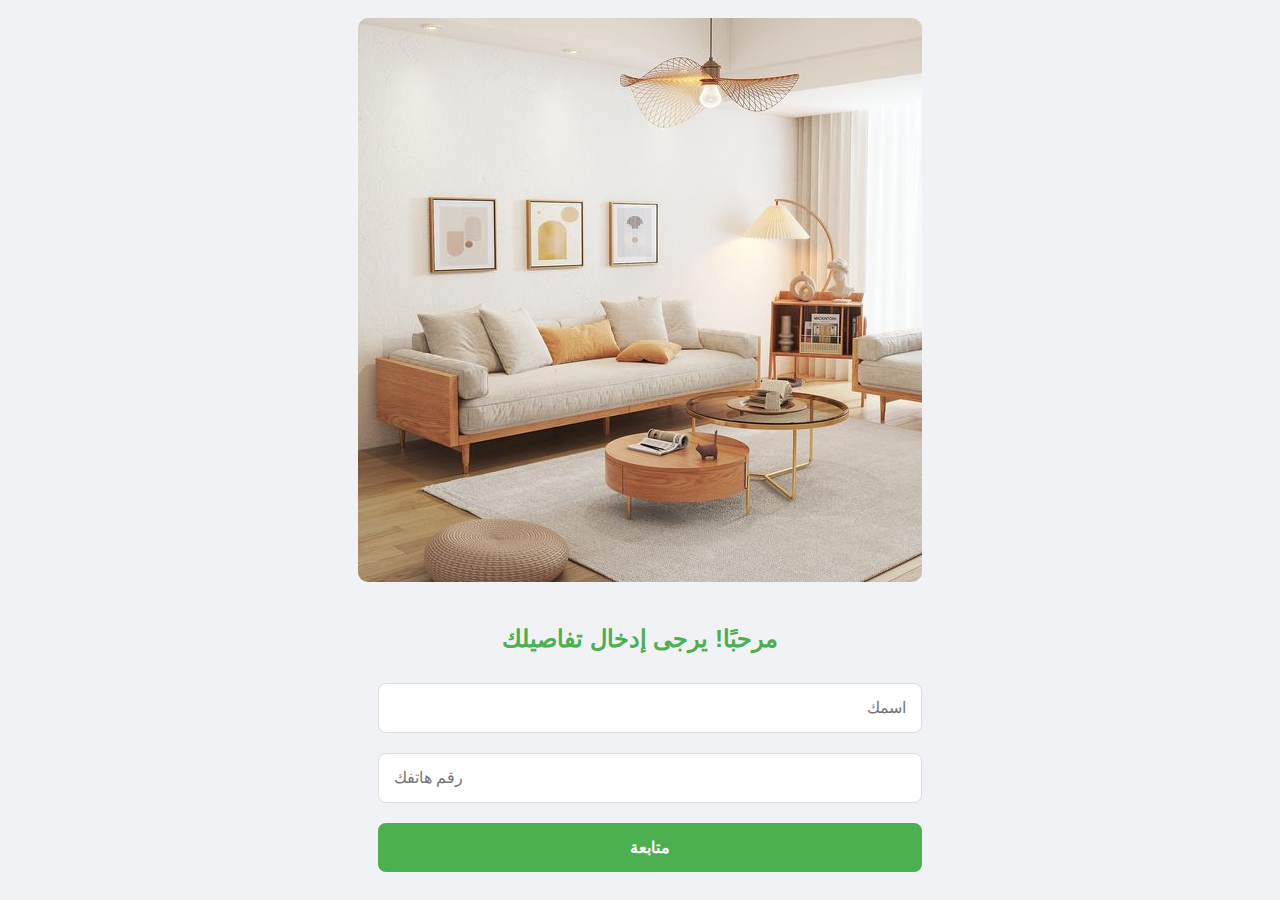
<file: index.html>
<!DOCTYPE html>
<html lang="ar">
<head>
    <meta charset="UTF-8">
    <meta name="viewport" content="width=device-width, initial-scale=1.0">
    <title>استبيان عقارات مكناس</title>
    <link rel="stylesheet" href="styles.css">
</head>
<body>
   
        <div id="step1" class="step active">
            <img src="xo9a.jpg" alt="صورة مكناس 1">
            <h2>مرحبًا! يرجى إدخال تفاصيلك</h2>
            <input type="text" name="name" id="name" placeholder="اسمك" required>
            <input type="tel" name="phone" id="phone" placeholder="رقم هاتفك" required>
            <button type="button" onclick="validateStep1()">متابعة</button>
        </div>
        <div id="step2" class="step">
            <img src="meknes.jpg" alt="صورة مكناس 2">
            <h2>اختر منطقتك المفضلة في مكناس</h2>
            <div class="button-group">
                <button type="button" onclick="selectOption(this, 'البساتين', true)">البساتين</button>
                <button type="button" onclick="selectOption(this, 'برج', true)">برج</button>
                <button type="button" onclick="selectOption(this, 'سيدي بوزكري', true)">سيدي بوزكري</button>
                <button type="button" onclick="selectOption(this, 'الحمرا', true)">الحمرا</button>
                <button type="button" onclick="selectOption(this, 'طريق فاس', true)">طريق فاس</button>
                <button type="button" onclick="selectOption(this, 'ويسلان', true)">ويسلان</button>
                <button type="button" onclick="selectOption(this, 'بلايزونس', true)">بلايزونس</button>
                <button type="button" onclick="selectOption(this, 'كل مكناس', true)">كل مكناس</button>
            </div>
            <input type="hidden" name="regions" id="regions">
            <button type="button" id="continueStep2" style="display: none;" onclick="validateStep2()">متابعة</button>
        </div>
        <div id="step3" class="step">
            <img src="money.jpg" alt="صورة مكناس 3">
            <h2>اختر ميزانيتك</h2>
            <div class="button-group">
                <button type="button" onclick="selectOption(this, '300000', false)">300,000 درهم</button>
                <button type="button" onclick="selectOption(this, '400000', false)">400,000 درهم</button>
                <button type="button" onclick="selectOption(this, '500000', false)">500,000 درهم</button>
                <button type="button" onclick="selectOption(this, '700000', false)">700,000 درهم</button>
                <button type="button" onclick="selectOption(this, '1000000', false)">1,000,000 درهم</button>
            </div>
            <input type="hidden" name="budgets" id="budgets">
            <button type="button" id="continueStep3" style="display: none;" onclick="validateStep3()">متابعة</button>
        </div>
        <div id="step4" class="step">
            <img src="thank_you.jpg" alt="صورة مكناس 4">
            <h2>شكرًا على مدخلاتك!</h2>
            <p>سنتواصل معك قريبًا بمزيد من المعلومات.</p>
        </div>
        <input type="submit" style="display: none;" id="submitForm">
    </form>

    <script src="script.js"></script>
</body>
</html>
</file>
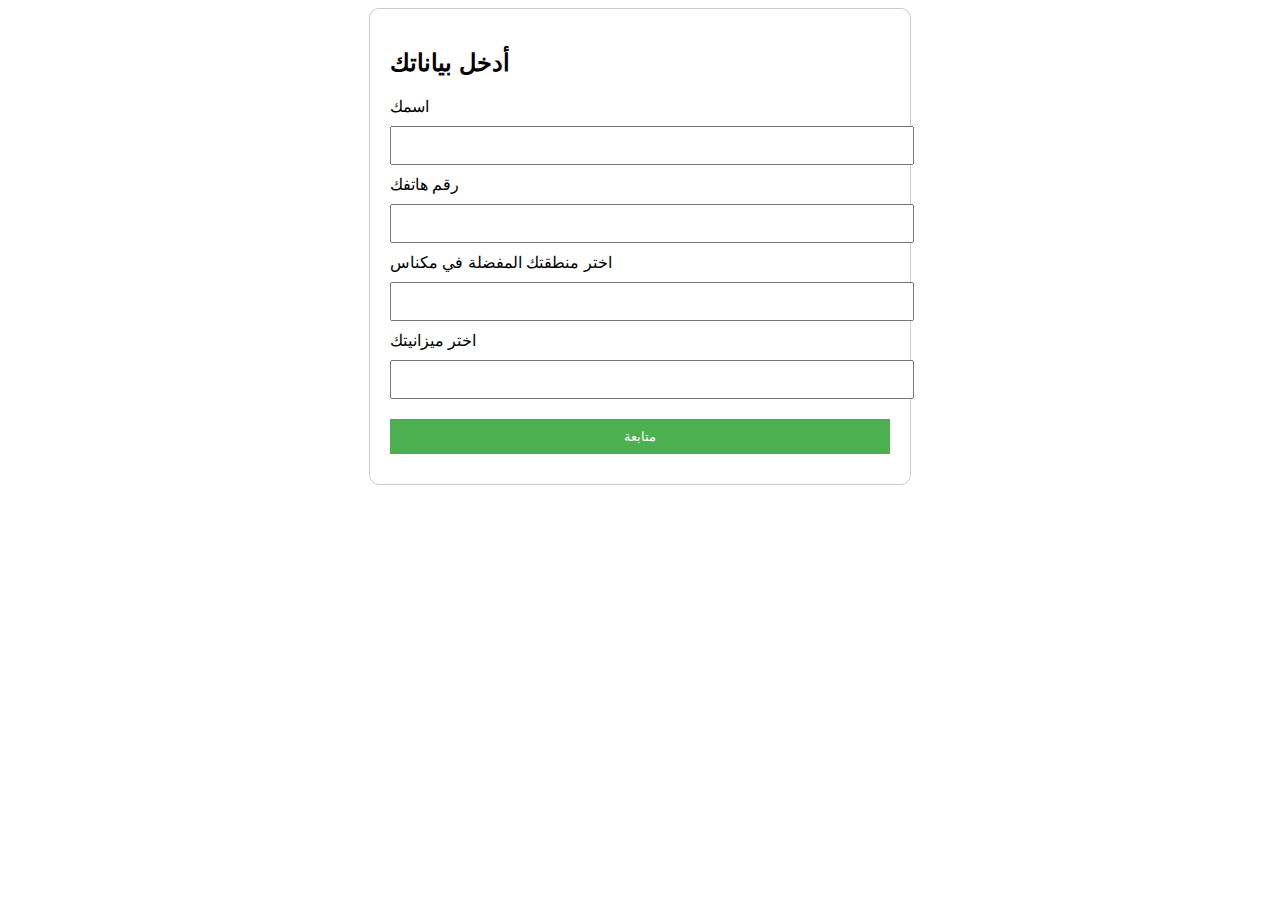
<file: data.html>
<!DOCTYPE html>
<html lang="ar">
<head>
    <meta charset="UTF-8">
    <meta name="viewport" content="width=device-width, initial-scale=1.0">
    <title>Form Submission</title>
    <style>
        body { font-family: Arial, sans-serif; }
        .form-container { max-width: 500px; margin: auto; padding: 20px; border: 1px solid #ccc; border-radius: 10px; }
        .form-container input, .form-container button { width: 100%; padding: 10px; margin: 10px 0; }
        .form-container button { background-color: #4CAF50; color: white; border: none; cursor: pointer; }
    </style>
</head>
<body>
    <div class="form-container">
        <h2>أدخل بياناتك</h2>
        <form id="userForm" action="YOUR_WEB_APP_URL" method="post">
            <label for="name">اسمك</label>
            <input type="text" id="name" name="name" required>

            <label for="phone">رقم هاتفك</label>
            <input type="tel" id="phone" name="phone" required>

            <label for="region">اختر منطقتك المفضلة في مكناس</label>
            <input type="text" id="region" name="region" required>

            <label for="budget">اختر ميزانيتك</label>
            <input type="text" id="budget" name="budget" required>

            <button type="submit">متابعة</button>
        </form>
    </div>
    <script>
        document.getElementById('userForm').addEventListener('submit', function(event) {
            event.preventDefault();
            var form = event.target;
            var formData = new FormData(form);
            fetch(form.action, {
                method: 'POST',
                body: formData,
            }).then(response => {
                if (response.ok) {
                    alert('تم إرسال البيانات بنجاح!');
                } else {
                    alert('حدث خطأ أثناء إرسال البيانات.');
                }
            }).catch(error => {
                console.error('Error:', error);
                alert('حدث خطأ أثناء إرسال البيانات.');
            });
        });
    </script>
</body>
</html>
</file>
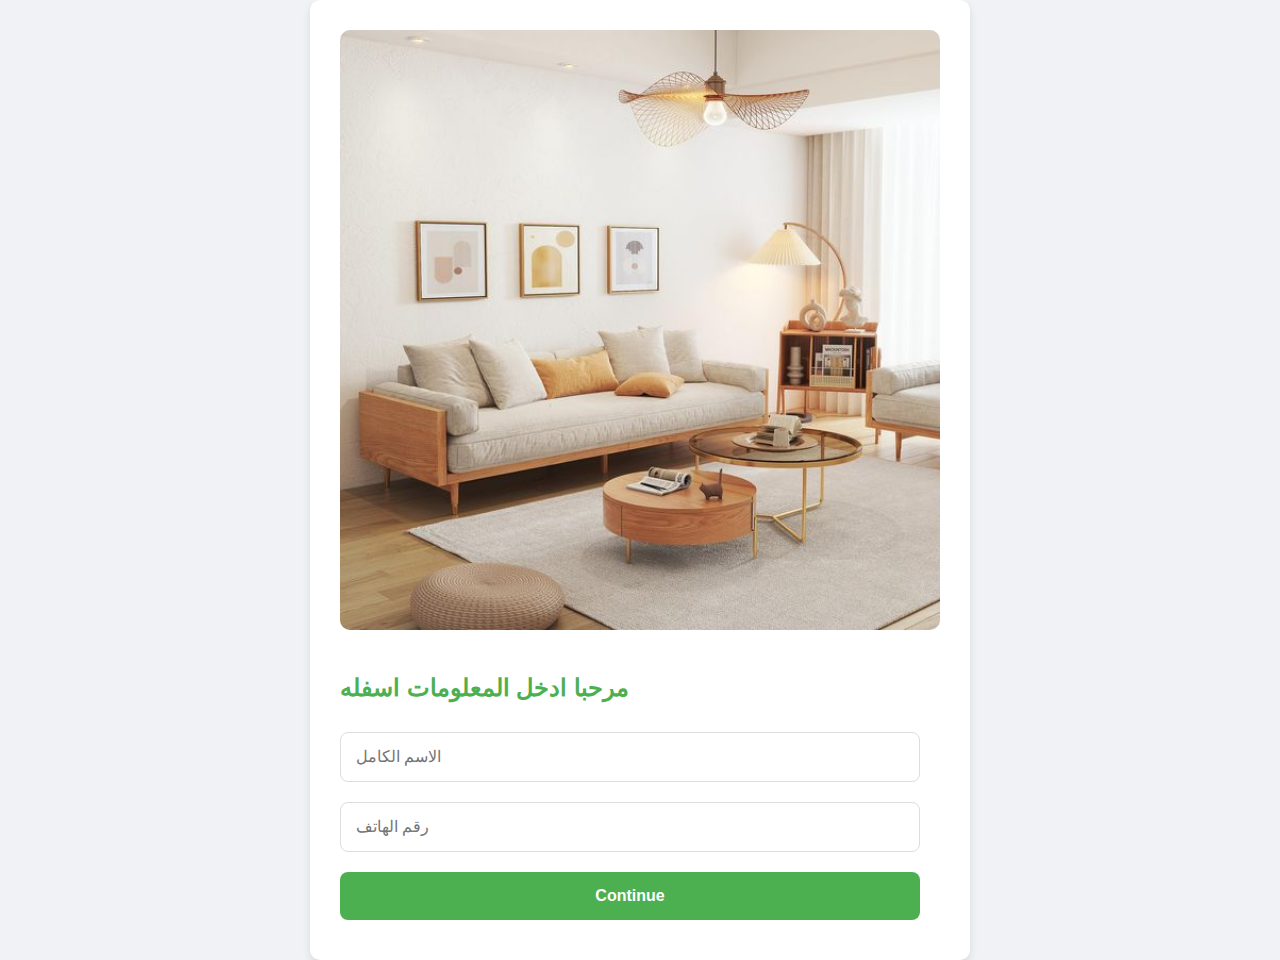
<file: jadid.html>
<!DOCTYPE html>
<html lang="en">
  <head>
    <meta charset="UTF-8" />
    <meta name="viewport" content="width=device-width, initial-scale=1.0" />
    <title>bidaya_immo</title>
    <style>
      body {
        font-family: "Segoe UI", Tahoma, Geneva, Verdana, sans-serif;
        background-color: #f0f2f5;
        color: #333;
        margin: 0;
        padding: 0;
        display: flex;
        align-items: center;
        justify-content: center;
        min-height: 100vh;
      }
      .container {
        max-width: 90%;
        width: 600px;
        background-color: white;
        padding: 30px;
        box-shadow: 0 4px 8px rgba(0, 0, 0, 0.1);
        border-radius: 10px;
      }
      h2 {
        color: #4caf50;
        margin-bottom: 20px;
      }
      input,
      button {
        width: calc(100% - 20px);
        padding: 15px;
        margin: 10px auto;
        border-radius: 8px;
        border: 1px solid #ddd;
        box-sizing: border-box;
        font-size: 16px;
      }
      button {
        background-color: #4caf50;
        color: white;
        border: none;
        cursor: pointer;
        font-weight: bold;
      }
      button:hover {
        background-color: #45a049;
      }
      .button-group {
        display: flex;
        flex-wrap: wrap;
        justify-content: space-between;
        gap: 10px;
      }
      .button-group button {
        flex: 1;
        min-width: calc(50% - 10px);
        margin: 5px 0;
        padding: 15px;
      }
      .step {
        display: none;
      }
      .step.active {
        display: block;
      }
      img {
        width: 100%;
        height: auto;
        border-radius: 10px;
        margin-bottom: 20px;
      }
    </style>
  </head>
  <body>
    <div class="container">
      <div id="step1" class="step active">
        <img src="xo9a.jpg" alt="Meknes Image 1" />
        <h2>مرحبا ادخل المعلومات اسفله</h2>
        <input type="text" id="name" placeholder="الاسم الكامل" required />
        <input type="tel" id="phone" placeholder="رقم الهاتف " required />
        <button onclick="validateStep1()">Continue</button>
      </div>

      <div id="step2" class="step">
        <img src="meknes.jpg" alt="Meknes Image 2" />
        <h2>في اي منطقة تريد</h2>
        <div class="button-group">
          <button onclick="selectOption('bassa')">bassatine</button>
          <button onclick="selectOption('brj')">berj</button>
          <button onclick="selectOption('sb')">sidi bouzkri</button>
          <button onclick="selectOption('hamria')">hamria</button>
          <button onclick="selectOption('route fes')">route fes</button>
          <button onclick="selectOption('wisslane')">wisslane</button>
          <button onclick="selectOption('plaisonce')">plaisonce</button>
          <button onclick="selectOption('all')">toute meknes</button>
        </div>
        <button
          id="continueStep2"
          style="display: none"
          onclick="validateStep2()"
        >
          Continue
        </button>
      </div>

      <div id="step3" class="step">
        <img src="money.jpg" alt="Meknes Image 3" />
        <h2>اختر المبلغ المناسب لك</h2>
        <div class="button-group">
          <button onclick="selectOption('300000')">moins de 300,000 DH</button>
          <button onclick="selectOption('400000')">
            entre 300,000 DH et 500,000 DH
          </button>
          <button onclick="selectOption('500000')">
            entre 500,000 DH et 700,000 DH
          </button>
          <button onclick="selectOption('700000')">
            entre 700,000 DH et 1,000,000 DH
          </button>
          <button onclick="selectOption('1000000')">
            PLUS QUE 1,000,000 DH
          </button>
        </div>
        <button
          id="continueStep3"
          style="display: none"
          onclick="validateStep3()"
        >
          Continue
        </button>
      </div>

      <div id="step4" class="step">
        <img src="thank_you.jpg" alt="Meknes Image 4" />
        <h2>شكرا لاملائكم هده الاستمارة</h2>
        <p>سوف نتصل بك قريبا لمزيد من المعلومات.</p>
      </div>
    </div>

    <script>
      let selectedRegion = "";
      let selectedBudget = "";

      function validateStep1() {
        const name = document.getElementById("name").value.trim();
        const phone = document.getElementById("phone").value.trim();
        if (name && phone) {
          nextStep(2);
        } else {
          alert("Please enter your name and phone number.");
        }
      }

      function selectOption(value) {
        if (document.getElementById("step2").classList.contains("active")) {
          selectedRegion = value;
          document.getElementById("continueStep2").style.display = "block";
        } else if (
          document.getElementById("step3").classList.contains("active")
        ) {
          selectedBudget = value;
          document.getElementById("continueStep3").style.display = "block";
        }
      }

      function validateStep2() {
        if (selectedRegion) {
          nextStep(3);
        } else {
          alert("Please select a region.");
        }
      }

      function validateStep3() {
        if (selectedBudget) {
          nextStep(4);
        } else {
          alert("Please select your budget.");
        }
      }

      function nextStep(step) {
        document
          .querySelectorAll(".step")
          .forEach((s) => s.classList.remove("active"));
        document.getElementById("step" + step).classList.add("active");
      }
    </script>
  </body>
</html>
</file>
<file: styles.css>
body { 
    font-family: 'Segoe UI', Tahoma, Geneva, Verdana, sans-serif; 
    background-color: #f0f2f5; 
    color: #333; 
    margin: 0; 
    padding: 0;
    display: flex;
    align-items: center;
    justify-content: center;
    min-height: 100vh;
    direction: rtl;
}
.container {
    max-width: 90%;
    width: 600px;
    background-color: white;
    padding: 30px;
    box-shadow: 0 4px 8px rgba(0, 0, 0, 0.1);
    border-radius: 10px;
}
h2 { 
    color: #4CAF50; 
    margin-bottom: 20px; 
    text-align: center;
}
input, button {
    width: calc(100% - 20px);
    padding: 15px;
    margin: 10px auto;
    border-radius: 8px;
    border: 1px solid #ddd;
    box-sizing: border-box;
    font-size: 16px;
}
button {
    background-color: #4CAF50;
    color: white;
    border: none;
    cursor: pointer;
    font-weight: bold;
}
button:hover {
    background-color: #45a049;
}
.button-group {
    display: flex;
    flex-wrap: wrap;
    justify-content: space-between;
    gap: 10px;
}
.button-group button {
    flex: 1;
    min-width: calc(50% - 10px);
    margin: 5px 0;
    padding: 15px;
    background-color: #d0f8ab;
    transition: background-color 0.3s;
}
.button-group button.selected {
    background-color: #388E3C; /* Darker green */
    color: white;
}
.step { display: none; }
.step.active { display: block; }
img { width: 100%; height: auto; border-radius: 10px; margin-bottom: 20px; }
</file>
